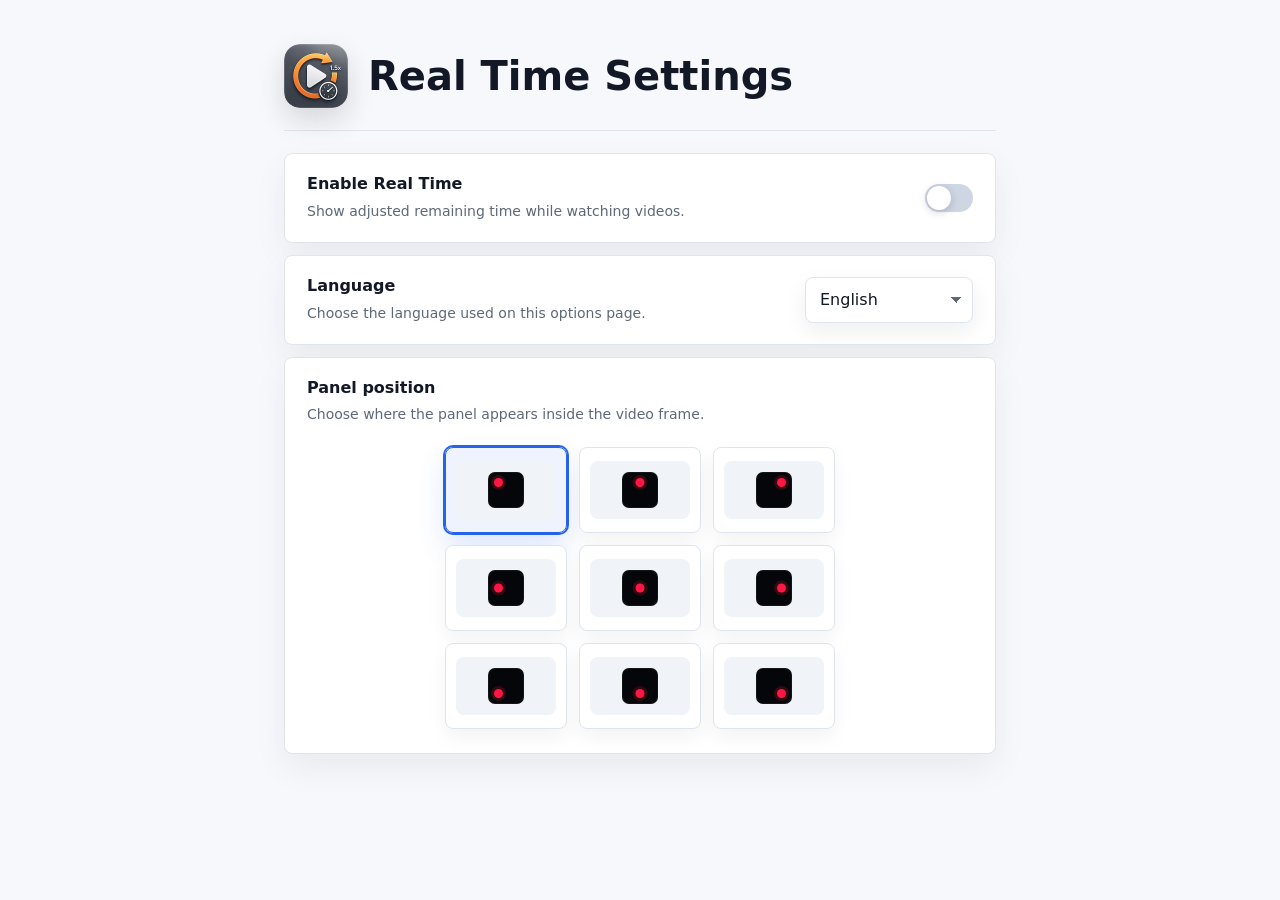
<file: src/options/index.html>
<!doctype html>
<html lang="en">

<head>
  <meta charset="utf-8">
  <meta name="viewport" content="width=device-width, initial-scale=1">
  <title>Real Time Options</title>
  <link rel="stylesheet" href="../shared/ui.css">
  <link rel="stylesheet" href="options.css">
</head>

<body>
  <main class="options-page">
    <header class="page-header">
      <img class="app-icon" src="../../assets/icons/icon_128.png" alt="" aria-hidden="true">
      <h1 data-i18n="pageTitle">Real Time Settings</h1>
    </header>

    <section class="settings" aria-label="Real Time settings">
      <div class="setting-row">
        <div>
          <h2 data-i18n="enableTitle">Enable Real Time</h2>
          <p data-i18n="enableDescription">Show adjusted remaining time while watching videos.</p>
        </div>
        <label class="switch-control" for="enabled">
          <input id="enabled" class="switch-input" type="checkbox" role="switch">
          <span class="switch" aria-hidden="true"></span>
        </label>
      </div>

      <div class="setting-row">
        <div>
          <h2 data-i18n="languageTitle">Language</h2>
          <p data-i18n="languageDescription">Choose the language used on this options page.</p>
        </div>
        <label class="select-control" for="language">
          <span class="visually-hidden" data-i18n="languageTitle">Language</span>
          <select id="language">
            <option value="en">English</option>
            <option value="ko">한국어</option>
            <option value="ja">日本語</option>
            <option value="zh-CN">简体中文</option>
            <option value="es">Español</option>
            <option value="fr">Français</option>
            <option value="de">Deutsch</option>
            <option value="pt-BR">Português</option>
          </select>
        </label>
      </div>

      <div class="setting-row position-setting" role="group" aria-labelledby="position-title">
        <div>
          <h2 id="position-title" data-i18n="positionTitle">Panel position</h2>
          <p data-i18n="positionDescription">Choose where the panel appears inside the video frame.</p>
        </div>
        <div class="position-grid">
          <label class="position-option">
            <input type="radio" name="panel-position" value="top-left" checked>
            <span class="position-preview" aria-hidden="true">
              <span class="position-frame">
                <span class="position-marker"></span>
              </span>
            </span>
            <span class="visually-hidden" data-i18n="positionTopLeft">Top left</span>
          </label>
          <label class="position-option">
            <input type="radio" name="panel-position" value="top-center">
            <span class="position-preview" aria-hidden="true">
              <span class="position-frame">
                <span class="position-marker"></span>
              </span>
            </span>
            <span class="visually-hidden" data-i18n="positionTopCenter">Top center</span>
          </label>
          <label class="position-option">
            <input type="radio" name="panel-position" value="top-right">
            <span class="position-preview" aria-hidden="true">
              <span class="position-frame">
                <span class="position-marker"></span>
              </span>
            </span>
            <span class="visually-hidden" data-i18n="positionTopRight">Top right</span>
          </label>
          <label class="position-option">
            <input type="radio" name="panel-position" value="center-left">
            <span class="position-preview" aria-hidden="true">
              <span class="position-frame">
                <span class="position-marker"></span>
              </span>
            </span>
            <span class="visually-hidden" data-i18n="positionCenterLeft">Center left</span>
          </label>
          <label class="position-option">
            <input type="radio" name="panel-position" value="center-center">
            <span class="position-preview" aria-hidden="true">
              <span class="position-frame">
                <span class="position-marker"></span>
              </span>
            </span>
            <span class="visually-hidden" data-i18n="positionCenterCenter">Center</span>
          </label>
          <label class="position-option">
            <input type="radio" name="panel-position" value="center-right">
            <span class="position-preview" aria-hidden="true">
              <span class="position-frame">
                <span class="position-marker"></span>
              </span>
            </span>
            <span class="visually-hidden" data-i18n="positionCenterRight">Center right</span>
          </label>
          <label class="position-option">
            <input type="radio" name="panel-position" value="bottom-left">
            <span class="position-preview" aria-hidden="true">
              <span class="position-frame">
                <span class="position-marker"></span>
              </span>
            </span>
            <span class="visually-hidden" data-i18n="positionBottomLeft">Bottom left</span>
          </label>
          <label class="position-option">
            <input type="radio" name="panel-position" value="bottom-center">
            <span class="position-preview" aria-hidden="true">
              <span class="position-frame">
                <span class="position-marker"></span>
              </span>
            </span>
            <span class="visually-hidden" data-i18n="positionBottomCenter">Bottom center</span>
          </label>
          <label class="position-option">
            <input type="radio" name="panel-position" value="bottom-right">
            <span class="position-preview" aria-hidden="true">
              <span class="position-frame">
                <span class="position-marker"></span>
              </span>
            </span>
            <span class="visually-hidden" data-i18n="positionBottomRight">Bottom right</span>
          </label>
        </div>
      </div>
    </section>
  </main>
  <script src="../shared/settings.js"></script>
  <script src="options.js"></script>
</body>

</html>
</file>
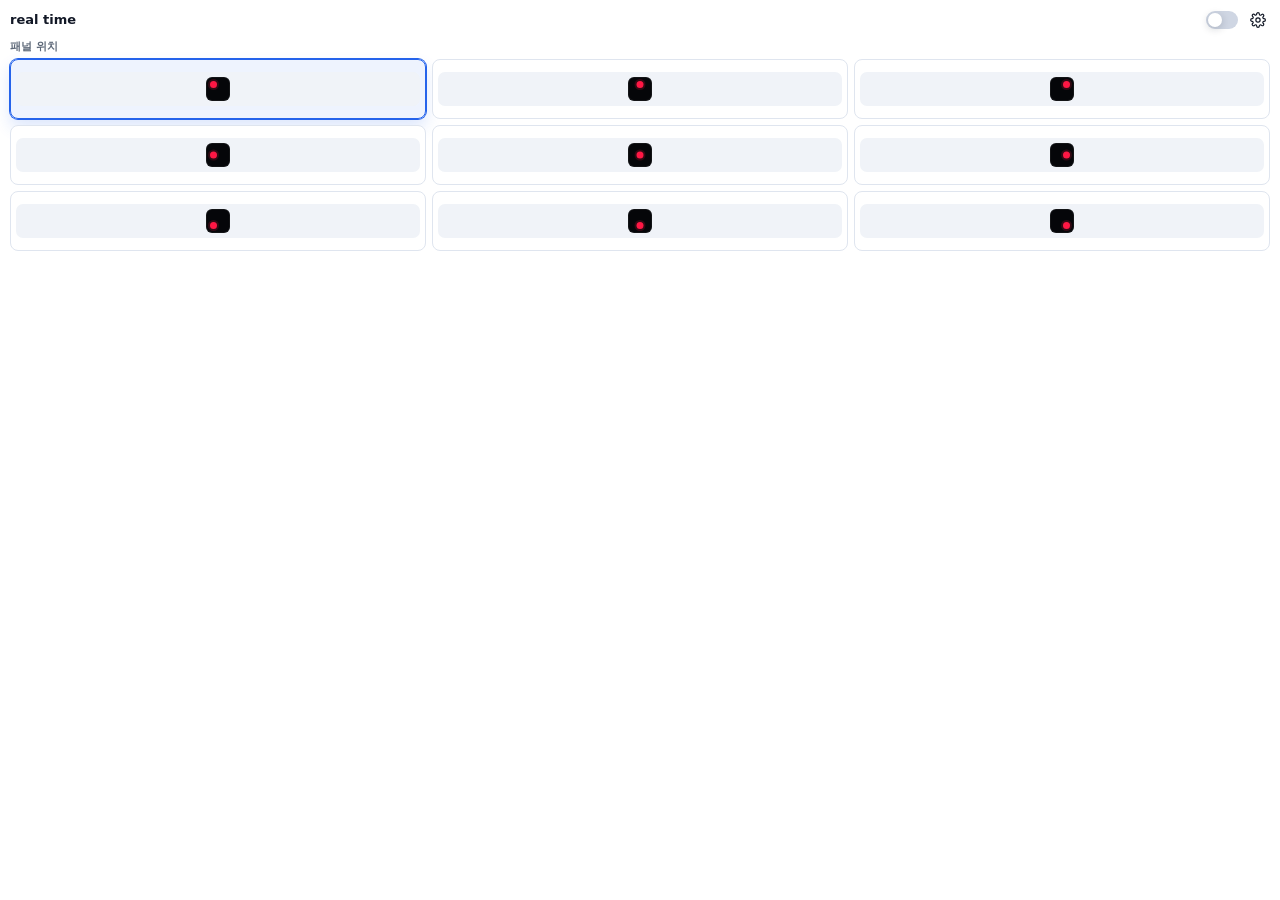
<file: src/popup/index.html>
<!doctype html>
<html lang="ko">

<head>
  <meta charset="utf-8">
  <meta name="viewport" content="width=device-width, initial-scale=1">
  <title>Real Time</title>
  <link rel="stylesheet" href="../shared/ui.css">
  <link rel="stylesheet" href="popup.css">
</head>

<body>
  <main class="popup">
    <div class="popup-toolbar">
      <label class="toggle-card" for="enabled">
        <span class="toggle-label">real time</span>
        <input id="enabled" class="switch-input" type="checkbox" role="switch">
        <span class="switch" aria-hidden="true"></span>
      </label>
      <button id="open-options" class="icon-button" type="button" aria-label="Open options" title="Options">
        <svg viewBox="0 0 24 24" aria-hidden="true">
          <path d="M12 15.2a3.2 3.2 0 1 0 0-6.4 3.2 3.2 0 0 0 0 6.4Z"></path>
          <path d="M19.4 15a1.7 1.7 0 0 0 .3 1.9l.1.1a2 2 0 1 1-2.8 2.8l-.1-.1a1.7 1.7 0 0 0-1.9-.3 1.7 1.7 0 0 0-1 1.6V21a2 2 0 1 1-4 0v-.1a1.7 1.7 0 0 0-1-1.6 1.7 1.7 0 0 0-1.9.3l-.1.1A2 2 0 1 1 4.2 17l.1-.1a1.7 1.7 0 0 0 .3-1.9 1.7 1.7 0 0 0-1.6-1H3a2 2 0 1 1 0-4h.1a1.7 1.7 0 0 0 1.6-1 1.7 1.7 0 0 0-.3-1.9L4.3 7A2 2 0 1 1 7 4.2l.1.1a1.7 1.7 0 0 0 1.9.3 1.7 1.7 0 0 0 1-1.6V3a2 2 0 1 1 4 0v.1a1.7 1.7 0 0 0 1 1.6 1.7 1.7 0 0 0 1.9-.3l.1-.1A2 2 0 1 1 19.8 7l-.1.1a1.7 1.7 0 0 0-.3 1.9 1.7 1.7 0 0 0 1.6 1h.1a2 2 0 1 1 0 4H21a1.7 1.7 0 0 0-1.6 1Z"></path>
        </svg>
      </button>
    </div>

    <fieldset class="position-picker">
      <legend id="position-title" class="position-title">패널 위치</legend>
      <div class="position-grid">
        <label class="position-option" title="Top left">
          <input type="radio" name="panel-position" value="top-left" checked>
          <span class="position-preview" aria-hidden="true">
            <span class="position-frame">
              <span class="position-marker"></span>
            </span>
          </span>
          <span class="visually-hidden">Top left</span>
        </label>
        <label class="position-option" title="Top center">
          <input type="radio" name="panel-position" value="top-center">
          <span class="position-preview" aria-hidden="true">
            <span class="position-frame">
              <span class="position-marker"></span>
            </span>
          </span>
          <span class="visually-hidden">Top center</span>
        </label>
        <label class="position-option" title="Top right">
          <input type="radio" name="panel-position" value="top-right">
          <span class="position-preview" aria-hidden="true">
            <span class="position-frame">
              <span class="position-marker"></span>
            </span>
          </span>
          <span class="visually-hidden">Top right</span>
        </label>
        <label class="position-option" title="Center left">
          <input type="radio" name="panel-position" value="center-left">
          <span class="position-preview" aria-hidden="true">
            <span class="position-frame">
              <span class="position-marker"></span>
            </span>
          </span>
          <span class="visually-hidden">Center left</span>
        </label>
        <label class="position-option" title="Center">
          <input type="radio" name="panel-position" value="center-center">
          <span class="position-preview" aria-hidden="true">
            <span class="position-frame">
              <span class="position-marker"></span>
            </span>
          </span>
          <span class="visually-hidden">Center</span>
        </label>
        <label class="position-option" title="Center right">
          <input type="radio" name="panel-position" value="center-right">
          <span class="position-preview" aria-hidden="true">
            <span class="position-frame">
              <span class="position-marker"></span>
            </span>
          </span>
          <span class="visually-hidden">Center right</span>
        </label>
        <label class="position-option" title="Bottom left">
          <input type="radio" name="panel-position" value="bottom-left">
          <span class="position-preview" aria-hidden="true">
            <span class="position-frame">
              <span class="position-marker"></span>
            </span>
          </span>
          <span class="visually-hidden">Bottom left</span>
        </label>
        <label class="position-option" title="Bottom center">
          <input type="radio" name="panel-position" value="bottom-center">
          <span class="position-preview" aria-hidden="true">
            <span class="position-frame">
              <span class="position-marker"></span>
            </span>
          </span>
          <span class="visually-hidden">Bottom center</span>
        </label>
        <label class="position-option" title="Bottom right">
          <input type="radio" name="panel-position" value="bottom-right">
          <span class="position-preview" aria-hidden="true">
            <span class="position-frame">
              <span class="position-marker"></span>
            </span>
          </span>
          <span class="visually-hidden">Bottom right</span>
        </label>
      </div>
    </fieldset>
  </main>
  <script src="../shared/settings.js"></script>
  <script src="popup.js"></script>
</body>

</html>
</file>
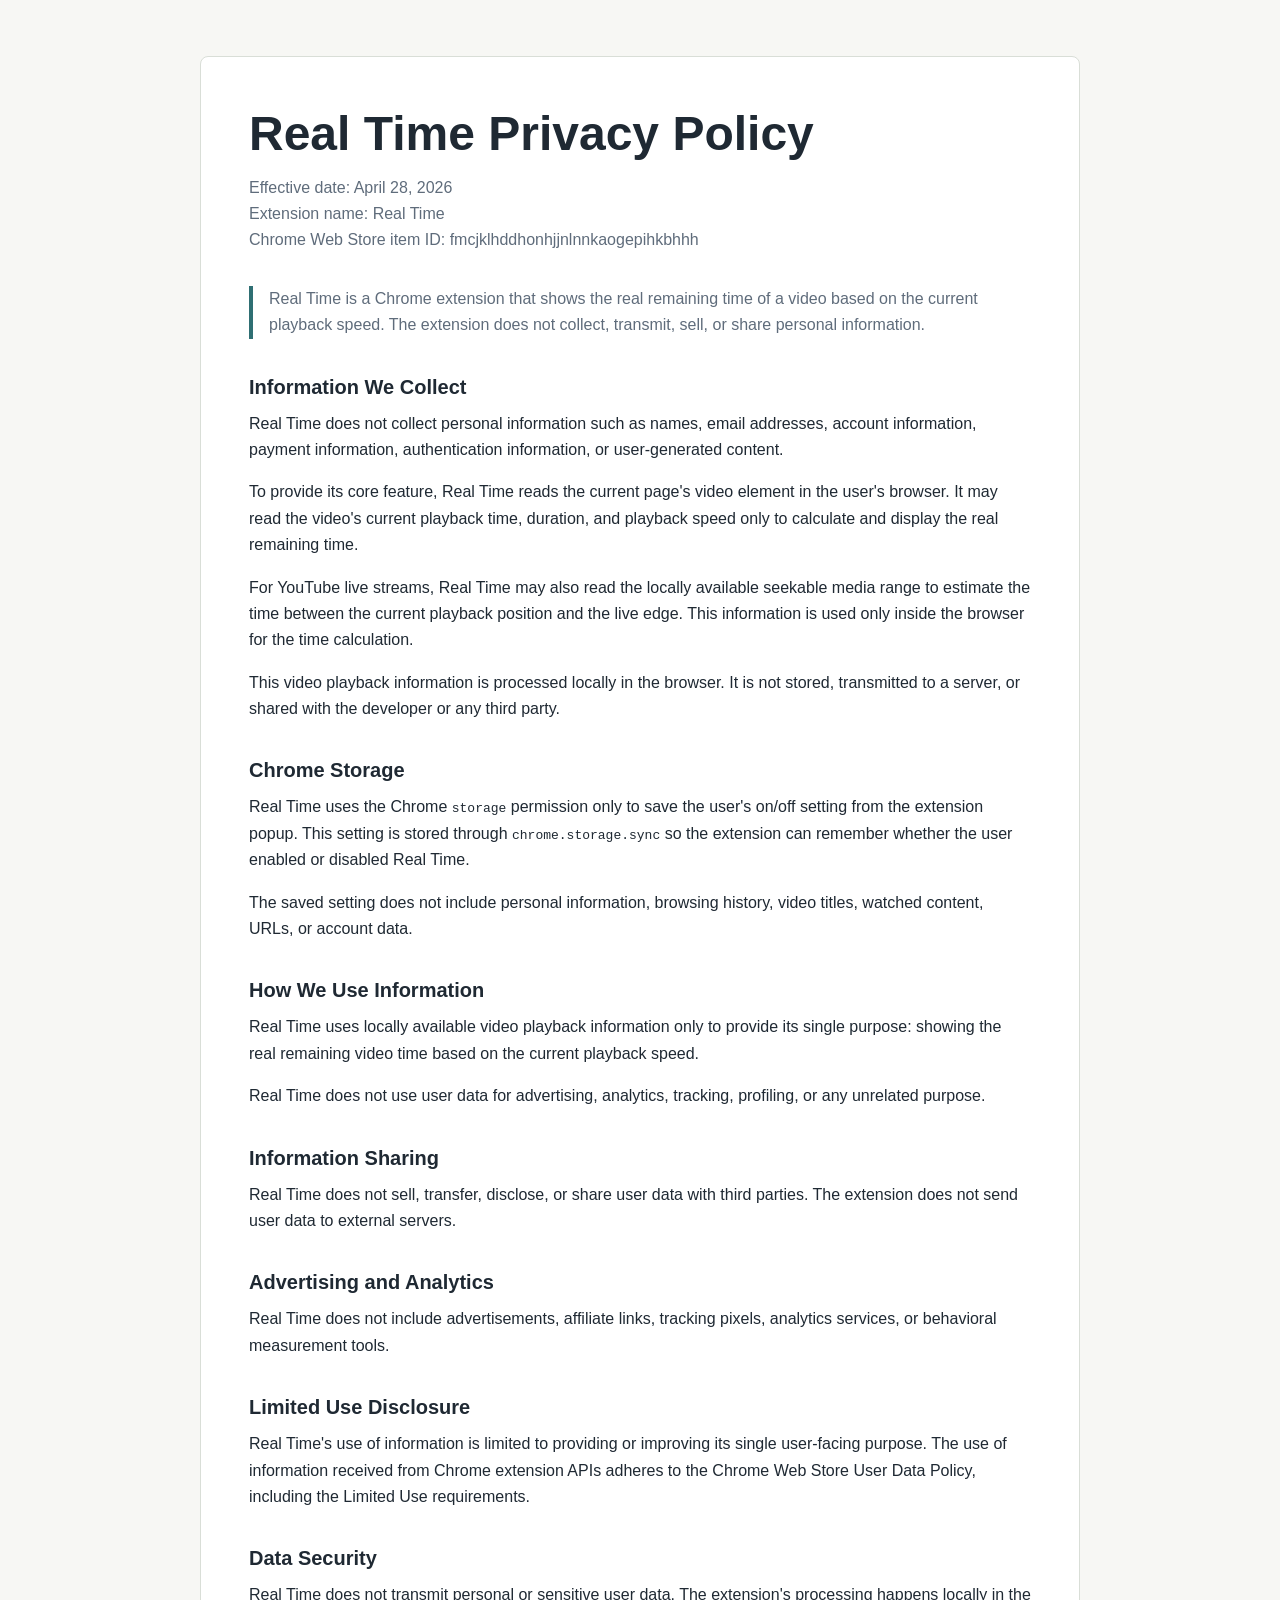
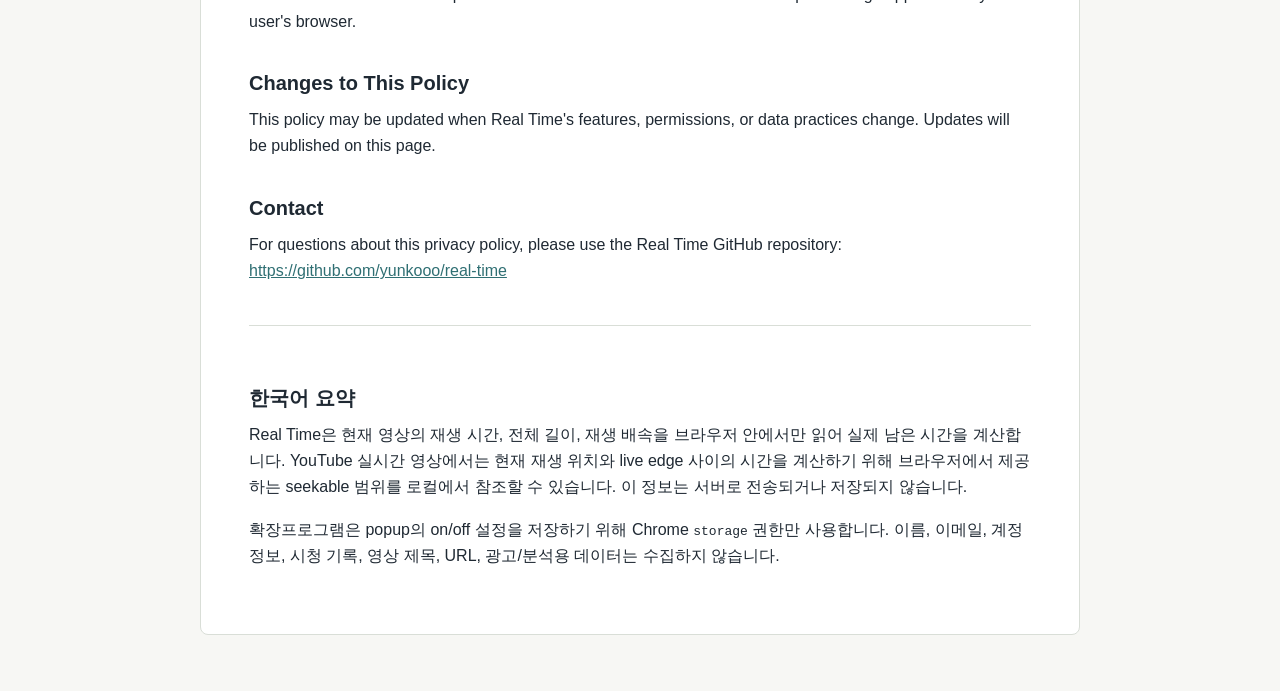
<file: docs/privacy.html>
<!doctype html>
<html lang="en">
  <head>
    <meta charset="utf-8">
    <meta name="viewport" content="width=device-width, initial-scale=1">
    <title>Real Time Privacy Policy</title>
    <meta
      name="description"
      content="Privacy Policy for the Real Time Chrome extension."
    >
    <style>
      :root {
        color-scheme: light;
        --background: #f7f7f4;
        --surface: #ffffff;
        --text: #1f2933;
        --muted: #5f6c7b;
        --border: #d9ded7;
        --accent: #2f6f73;
      }

      * {
        box-sizing: border-box;
      }

      body {
        margin: 0;
        background: var(--background);
        color: var(--text);
        font-family:
          -apple-system,
          BlinkMacSystemFont,
          "Segoe UI",
          sans-serif;
        line-height: 1.65;
      }

      main {
        width: min(880px, calc(100% - 32px));
        margin: 0 auto;
        padding: 56px 0;
      }

      article {
        background: var(--surface);
        border: 1px solid var(--border);
        border-radius: 8px;
        padding: clamp(24px, 5vw, 48px);
      }

      h1,
      h2 {
        line-height: 1.2;
      }

      h1 {
        margin: 0 0 12px;
        font-size: clamp(2rem, 5vw, 3rem);
      }

      h2 {
        margin: 36px 0 12px;
        font-size: 1.25rem;
      }

      p {
        margin: 0 0 16px;
      }

      ul {
        margin: 0 0 16px;
        padding-left: 22px;
      }

      li + li {
        margin-top: 8px;
      }

      a {
        color: var(--accent);
      }

      .meta {
        color: var(--muted);
        margin-bottom: 32px;
      }

      .summary {
        border-left: 4px solid var(--accent);
        padding-left: 16px;
        color: var(--muted);
      }

      .korean-summary {
        margin-top: 40px;
        padding-top: 24px;
        border-top: 1px solid var(--border);
      }
    </style>
  </head>
  <body>
    <main>
      <article>
        <h1>Real Time Privacy Policy</h1>
        <p class="meta">
          Effective date: April 28, 2026<br>
          Extension name: Real Time<br>
          Chrome Web Store item ID: fmcjklhddhonhjjnlnnkaogepihkbhhh
        </p>

        <p class="summary">
          Real Time is a Chrome extension that shows the real remaining time of a video based on the current playback speed. The extension does not collect, transmit, sell, or share personal information.
        </p>

        <h2>Information We Collect</h2>
        <p>
          Real Time does not collect personal information such as names, email addresses, account information, payment information, authentication information, or user-generated content.
        </p>
        <p>
          To provide its core feature, Real Time reads the current page's video element in the user's browser. It may read the video's current playback time, duration, and playback speed only to calculate and display the real remaining time.
        </p>
        <p>
          For YouTube live streams, Real Time may also read the locally available seekable media range to estimate the time between the current playback position and the live edge. This information is used only inside the browser for the time calculation.
        </p>
        <p>
          This video playback information is processed locally in the browser. It is not stored, transmitted to a server, or shared with the developer or any third party.
        </p>

        <h2>Chrome Storage</h2>
        <p>
          Real Time uses the Chrome <code>storage</code> permission only to save the user's on/off setting from the extension popup. This setting is stored through <code>chrome.storage.sync</code> so the extension can remember whether the user enabled or disabled Real Time.
        </p>
        <p>
          The saved setting does not include personal information, browsing history, video titles, watched content, URLs, or account data.
        </p>

        <h2>How We Use Information</h2>
        <p>
          Real Time uses locally available video playback information only to provide its single purpose: showing the real remaining video time based on the current playback speed.
        </p>
        <p>
          Real Time does not use user data for advertising, analytics, tracking, profiling, or any unrelated purpose.
        </p>

        <h2>Information Sharing</h2>
        <p>
          Real Time does not sell, transfer, disclose, or share user data with third parties. The extension does not send user data to external servers.
        </p>

        <h2>Advertising and Analytics</h2>
        <p>
          Real Time does not include advertisements, affiliate links, tracking pixels, analytics services, or behavioral measurement tools.
        </p>

        <h2>Limited Use Disclosure</h2>
        <p>
          Real Time's use of information is limited to providing or improving its single user-facing purpose. The use of information received from Chrome extension APIs adheres to the Chrome Web Store User Data Policy, including the Limited Use requirements.
        </p>

        <h2>Data Security</h2>
        <p>
          Real Time does not transmit personal or sensitive user data. The extension's processing happens locally in the user's browser.
        </p>

        <h2>Changes to This Policy</h2>
        <p>
          This policy may be updated when Real Time's features, permissions, or data practices change. Updates will be published on this page.
        </p>

        <h2>Contact</h2>
        <p>
          For questions about this privacy policy, please use the Real Time GitHub repository:
          <a href="https://github.com/yunkooo/real-time">https://github.com/yunkooo/real-time</a>
        </p>

        <section class="korean-summary" lang="ko">
          <h2>한국어 요약</h2>
          <p>
            Real Time은 현재 영상의 재생 시간, 전체 길이, 재생 배속을 브라우저 안에서만 읽어 실제 남은 시간을 계산합니다. YouTube 실시간 영상에서는 현재 재생 위치와 live edge 사이의 시간을 계산하기 위해 브라우저에서 제공하는 seekable 범위를 로컬에서 참조할 수 있습니다. 이 정보는 서버로 전송되거나 저장되지 않습니다.
          </p>
          <p>
            확장프로그램은 popup의 on/off 설정을 저장하기 위해 Chrome <code>storage</code> 권한만 사용합니다. 이름, 이메일, 계정 정보, 시청 기록, 영상 제목, URL, 광고/분석용 데이터는 수집하지 않습니다.
          </p>
        </section>
      </article>
    </main>
  </body>
</html>
</file>
<file: src/shared/ui.css>
:root {
  --rt-background: #f7f8fb;
  --rt-border: #dfe5ef;
  --rt-focus-shadow: rgba(37, 99, 235, 0.18);
  --rt-muted: #5d6878;
  --rt-surface: #ffffff;
  --rt-surface-hover: #eef3ff;
  --rt-switch-knob: #ffffff;
  --rt-switch-off: #cfd6e3;
  --rt-switch-on: #2563eb;
  --rt-switch-shadow: rgba(15, 23, 42, 0.2);
  --rt-text: #121826;
  color-scheme: light dark;
  font-family: Inter, ui-sans-serif, system-ui, -apple-system, BlinkMacSystemFont, "Segoe UI", sans-serif;
}

@media (prefers-color-scheme: dark) {
  :root {
    --rt-background: #171a21;
    --rt-border: #333947;
    --rt-focus-shadow: rgba(96, 165, 250, 0.26);
    --rt-muted: #aab3c1;
    --rt-surface: #22252d;
    --rt-surface-hover: #2f3440;
    --rt-switch-knob: #ffffff;
    --rt-switch-off: #555d6d;
    --rt-switch-on: #60a5fa;
    --rt-switch-shadow: rgba(0, 0, 0, 0.38);
    --rt-text: #f4f6fb;
  }
}

.switch-input {
  opacity: 0;
  pointer-events: none;
  position: absolute;
}

.switch {
  background: var(--rt-switch-off);
  border-radius: 999px;
  display: block;
  flex: 0 0 auto;
  height: var(--rt-switch-height, 22px);
  position: relative;
  transition: background 140ms ease, box-shadow 140ms ease;
  width: var(--rt-switch-width, 40px);
}

.switch::after {
  background: var(--rt-switch-knob);
  border-radius: 50%;
  box-shadow: 0 2px 8px var(--rt-switch-shadow);
  content: "";
  height: var(--rt-switch-knob-size, 18px);
  left: 2px;
  position: absolute;
  top: 2px;
  transition: transform 140ms ease, box-shadow 140ms ease;
  width: var(--rt-switch-knob-size, 18px);
}

.switch-input:checked + .switch {
  background: var(--rt-switch-on);
}

.switch-input:checked + .switch::after {
  transform: translateX(var(--rt-switch-translate, 18px));
}
</file>
<file: src/options/options.css>
* {
  box-sizing: border-box;
}

body {
  --rt-card-shadow: 0 14px 34px rgba(18, 24, 38, 0.06);
  --rt-control-shadow: 0 8px 22px rgba(18, 24, 38, 0.07);
  background: var(--rt-background);
  color: var(--rt-text);
  line-height: 1.5;
  margin: 0;
  min-height: 100vh;
}

.options-page {
  margin: 0 auto;
  max-width: 760px;
  padding: 44px 24px 64px;
}

.page-header {
  align-items: center;
  border-bottom: 1px solid var(--rt-border);
  display: flex;
  gap: 20px;
  padding-bottom: 22px;
}

.app-icon {
  border-radius: 16px;
  box-shadow: 0 12px 28px rgba(18, 24, 38, 0.14);
  display: block;
  flex: 0 0 auto;
  height: 64px;
  width: 64px;
}

h1,
h2,
p {
  margin: 0;
}

h1 {
  font-size: clamp(30px, 5vw, 40px);
  font-weight: 800;
  letter-spacing: 0;
  line-height: 1.1;
}

.settings {
  display: grid;
  gap: 12px;
  margin-top: 22px;
}

.setting-row {
  align-items: center;
  background: var(--rt-surface);
  border: 1px solid var(--rt-border);
  border-radius: 8px;
  box-shadow: var(--rt-card-shadow);
  display: flex;
  gap: 24px;
  justify-content: space-between;
  padding: 20px 22px;
}

.setting-row > div:first-child {
  min-width: 0;
}

.setting-row h2,
.setting-row legend {
  color: var(--rt-text);
  font-size: 16px;
  font-weight: 700;
  line-height: 1.3;
}

.setting-row p {
  color: var(--rt-muted);
  font-size: 14px;
  line-height: 1.5;
  margin-top: 6px;
  max-width: 470px;
}

.position-setting {
  align-items: stretch;
  flex-direction: column;
  gap: 22px;
  margin: 0;
  padding-bottom: 24px;
}

.switch-control {
  align-items: center;
  cursor: pointer;
  display: inline-flex;
  flex: 0 0 auto;
  --rt-switch-height: 28px;
  --rt-switch-knob-size: 24px;
  --rt-switch-translate: 20px;
  --rt-switch-width: 48px;
  user-select: none;
}

.select-control select {
  appearance: none;
  background:
    linear-gradient(45deg, transparent 50%, var(--rt-muted) 50%) right 15px center / 6px 6px no-repeat,
    linear-gradient(135deg, var(--rt-muted) 50%, transparent 50%) right 10px center / 6px 6px no-repeat,
    var(--rt-surface);
  border: 1px solid var(--rt-border);
  border-radius: 8px;
  box-shadow: var(--rt-control-shadow);
  color: var(--rt-text);
  cursor: pointer;
  font: inherit;
  min-height: 44px;
  min-width: 168px;
  padding: 10px 38px 10px 14px;
}

.select-control select:focus-visible {
  box-shadow: 0 0 0 3px var(--rt-focus-shadow);
  outline: 0;
}

.position-grid {
  --rt-position-accent: #ff1744;
  --rt-position-accent-shadow: rgba(255, 23, 68, 0.18);
  --rt-position-frame: #050609;
  --rt-position-preview: #f0f3f8;
  --rt-position-selected: var(--rt-switch-on);
  --rt-position-selected-shadow: rgba(37, 99, 235, 0.16);
  --rt-position-selected-soft: rgba(37, 99, 235, 0.08);
  align-self: center;
  display: grid;
  gap: 12px;
  grid-template-columns: repeat(3, minmax(86px, 1fr));
  max-width: 390px;
  width: 100%;
}

.position-option {
  align-items: center;
  border: 1px solid var(--rt-border);
  border-radius: 8px;
  background: var(--rt-surface);
  box-shadow: 0 8px 20px rgba(18, 24, 38, 0.05);
  color: var(--rt-text);
  cursor: pointer;
  display: flex;
  justify-content: center;
  min-height: 86px;
  padding: 10px;
  position: relative;
  transition: background 140ms ease, border-color 140ms ease, box-shadow 140ms ease, transform 140ms ease;
  user-select: none;
}

.position-option:hover {
  background: var(--rt-surface-hover);
  transform: translateY(-1px);
}

.position-option:has(input:checked) {
  background: var(--rt-position-selected-soft);
  border-color: var(--rt-position-selected);
  box-shadow: 0 0 0 2px var(--rt-position-selected), 0 14px 28px var(--rt-position-selected-shadow);
}

.position-option:has(input:focus-visible) {
  box-shadow: 0 0 0 3px var(--rt-focus-shadow);
}

.position-option input {
  opacity: 0;
  pointer-events: none;
  position: absolute;
}

.position-preview {
  align-items: center;
  background: var(--rt-position-preview);
  border-radius: 8px;
  display: flex;
  height: 58px;
  justify-content: center;
  width: 100%;
}

.position-frame {
  background: var(--rt-position-frame);
  border-radius: 7px;
  box-shadow: inset 0 0 0 1px rgba(255, 255, 255, 0.06);
  display: block;
  height: 36px;
  position: relative;
  width: 36px;
}

.position-marker {
  background: var(--rt-position-accent);
  border-radius: 50%;
  box-shadow: 0 0 0 3px var(--rt-position-accent-shadow);
  display: block;
  height: 9px;
  position: absolute;
  width: 9px;
}

.position-option:has(input[value="top-left"]) .position-marker {
  left: 6px;
  top: 6px;
}

.position-option:has(input[value="top-center"]) .position-marker {
  left: 50%;
  top: 6px;
  transform: translateX(-50%);
}

.position-option:has(input[value="top-right"]) .position-marker {
  right: 6px;
  top: 6px;
}

.position-option:has(input[value="center-left"]) .position-marker {
  left: 6px;
  top: 50%;
  transform: translateY(-50%);
}

.position-option:has(input[value="center-center"]) .position-marker {
  left: 50%;
  top: 50%;
  transform: translate(-50%, -50%);
}

.position-option:has(input[value="center-right"]) .position-marker {
  right: 6px;
  top: 50%;
  transform: translateY(-50%);
}

.position-option:has(input[value="bottom-left"]) .position-marker {
  bottom: 6px;
  left: 6px;
}

.position-option:has(input[value="bottom-center"]) .position-marker {
  bottom: 6px;
  left: 50%;
  transform: translateX(-50%);
}

.position-option:has(input[value="bottom-right"]) .position-marker {
  bottom: 6px;
  right: 6px;
}

.switch-control:has(input:focus-visible) .switch {
  box-shadow: 0 0 0 3px var(--rt-focus-shadow);
}

.visually-hidden {
  clip: rect(0 0 0 0);
  clip-path: inset(50%);
  height: 1px;
  overflow: hidden;
  position: absolute;
  white-space: nowrap;
  width: 1px;
}

@media (max-width: 520px) {
  .options-page {
    padding: 34px 18px 48px;
  }

  .page-header {
    gap: 14px;
    padding-bottom: 20px;
  }

  .app-icon {
    border-radius: 13px;
    height: 52px;
    width: 52px;
  }

  .setting-row {
    align-items: flex-start;
    flex-direction: column;
    gap: 16px;
    padding: 18px;
  }

  .select-control,
  .select-control select,
  .position-grid {
    max-width: none;
    width: 100%;
  }

  .position-grid {
    gap: 8px;
    grid-template-columns: repeat(3, minmax(0, 1fr));
  }

  .position-option {
    min-height: 72px;
    padding: 8px;
  }

  .position-preview {
    height: 48px;
  }

  .position-frame {
    border-radius: 6px;
    height: 30px;
    width: 30px;
  }

  .position-marker {
    height: 8px;
    width: 8px;
  }

  .position-option:has(input[value="top-left"]) .position-marker,
  .position-option:has(input[value="center-left"]) .position-marker,
  .position-option:has(input[value="bottom-left"]) .position-marker {
    left: 5px;
  }

  .position-option:has(input[value="top-right"]) .position-marker,
  .position-option:has(input[value="center-right"]) .position-marker,
  .position-option:has(input[value="bottom-right"]) .position-marker {
    right: 5px;
  }

  .position-option:has(input[value="top-left"]) .position-marker,
  .position-option:has(input[value="top-center"]) .position-marker,
  .position-option:has(input[value="top-right"]) .position-marker {
    top: 5px;
  }

  .position-option:has(input[value="bottom-left"]) .position-marker,
  .position-option:has(input[value="bottom-center"]) .position-marker,
  .position-option:has(input[value="bottom-right"]) .position-marker {
    bottom: 5px;
  }
}

@media (prefers-reduced-motion: reduce) {
  .position-option {
    transition: none;
  }

  .position-option:hover {
    transform: none;
  }
}

@media (prefers-color-scheme: dark) {
  body {
    --rt-card-shadow: 0 16px 32px rgba(0, 0, 0, 0.24);
    --rt-control-shadow: 0 10px 24px rgba(0, 0, 0, 0.22);
  }

  .position-grid {
    --rt-position-accent: #ff4f73;
    --rt-position-accent-shadow: rgba(255, 79, 115, 0.28);
    --rt-position-frame: #05070d;
    --rt-position-preview: #2c3442;
    --rt-position-selected: #60a5fa;
    --rt-position-selected-shadow: rgba(96, 165, 250, 0.3);
    --rt-position-selected-soft: rgba(96, 165, 250, 0.18);
  }

  .position-option {
    background: #242b36;
    border-color: #445066;
    box-shadow: inset 0 1px 0 rgba(255, 255, 255, 0.04), 0 10px 24px rgba(0, 0, 0, 0.24);
  }

  .position-option:hover {
    background: #2b3442;
    border-color: #5b6881;
  }

  .position-option:has(input:checked) {
    background: #1f3144;
    border-color: var(--rt-position-selected);
    box-shadow: 0 0 0 2px var(--rt-position-selected), 0 16px 32px var(--rt-position-selected-shadow);
  }

  .position-preview {
    box-shadow: inset 0 0 0 1px rgba(255, 255, 255, 0.04);
  }

  .position-frame {
    box-shadow: inset 0 0 0 1px rgba(255, 255, 255, 0.14), 0 5px 14px rgba(0, 0, 0, 0.4);
  }
}
</file>
<file: src/popup/popup.css>
html {
  background: transparent;
}

body {
  background: transparent;
  margin: 0;
  min-width: 236px;
}

.popup {
  --rt-switch-height: 18px;
  --rt-switch-knob-size: 14px;
  --rt-switch-translate: 14px;
  --rt-switch-width: 32px;
  align-items: center;
  background: var(--rt-surface);
  border: 0;
  color: var(--rt-text);
  display: flex;
  flex-direction: column;
  gap: 8px;
  justify-content: space-between;
  margin: 0;
  padding: 8px 10px 10px;
}

.popup-toolbar {
  align-items: center;
  display: flex;
  gap: 8px;
  justify-content: space-between;
  width: 100%;
}

.toggle-card {
  align-items: center;
  background: transparent;
  border: 0;
  cursor: pointer;
  display: flex;
  flex: 1;
  gap: 7px;
  justify-content: space-between;
  min-height: 24px;
  padding: 0;
  position: relative;
  user-select: none;
}

.toggle-label {
  color: var(--rt-text);
  display: block;
  font-size: 13px;
  font-weight: 650;
  line-height: 1.2;
  white-space: nowrap;
}

.switch-input:checked + .switch {
  box-shadow: inset 0 0 0 1px rgba(255, 255, 255, 0.16);
}

.icon-button {
  align-items: center;
  background: transparent;
  border: 0;
  border-radius: 50%;
  color: var(--rt-text);
  cursor: pointer;
  display: inline-flex;
  flex: 0 0 auto;
  height: 24px;
  justify-content: center;
  padding: 0;
  width: 24px;
}

.icon-button:hover {
  background: var(--rt-surface-hover);
}

.icon-button svg {
  fill: none;
  height: 16px;
  stroke: currentColor;
  stroke-linecap: round;
  stroke-linejoin: round;
  stroke-width: 1.8;
  width: 16px;
}

.position-picker {
  border: 0;
  margin: 0;
  padding: 0;
  width: 100%;
}

.position-title {
  color: var(--rt-muted);
  font-size: 11px;
  font-weight: 700;
  line-height: 1.2;
  margin-bottom: 6px;
  padding: 0;
}

.position-grid {
  --rt-position-accent: #ff1744;
  --rt-position-accent-shadow: rgba(255, 23, 68, 0.18);
  --rt-position-frame: #050609;
  --rt-position-preview: #f0f3f8;
  --rt-position-selected: var(--rt-switch-on);
  --rt-position-selected-shadow: rgba(37, 99, 235, 0.16);
  --rt-position-selected-soft: rgba(37, 99, 235, 0.08);
  display: grid;
  gap: 6px;
  grid-template-columns: repeat(3, minmax(0, 1fr));
  width: 100%;
}

.position-option {
  align-items: center;
  background: var(--rt-surface);
  border: 1px solid var(--rt-border);
  border-radius: 8px;
  cursor: pointer;
  display: flex;
  justify-content: center;
  min-height: 48px;
  padding: 5px;
  position: relative;
  transition: background 140ms ease, border-color 140ms ease, box-shadow 140ms ease;
  user-select: none;
}

.position-option:hover {
  background: var(--rt-surface-hover);
}

.position-option:has(input:checked) {
  background: var(--rt-position-selected-soft);
  border-color: var(--rt-position-selected);
  box-shadow: 0 0 0 1px var(--rt-position-selected), 0 8px 16px var(--rt-position-selected-shadow);
}

.position-option:has(input:focus-visible) {
  box-shadow: 0 0 0 3px var(--rt-focus-shadow);
}

.position-option input {
  opacity: 0;
  pointer-events: none;
  position: absolute;
}

.position-preview {
  align-items: center;
  background: var(--rt-position-preview);
  border-radius: 7px;
  display: flex;
  height: 34px;
  justify-content: center;
  width: 100%;
}

.position-frame {
  background: var(--rt-position-frame);
  border-radius: 6px;
  box-shadow: inset 0 0 0 1px rgba(255, 255, 255, 0.06);
  display: block;
  height: 24px;
  position: relative;
  width: 24px;
}

.position-marker {
  background: var(--rt-position-accent);
  border-radius: 50%;
  box-shadow: 0 0 0 2px var(--rt-position-accent-shadow);
  display: block;
  height: 7px;
  position: absolute;
  width: 7px;
}

.position-option:has(input[value="top-left"]) .position-marker {
  left: 4px;
  top: 4px;
}

.position-option:has(input[value="top-center"]) .position-marker {
  left: 50%;
  top: 4px;
  transform: translateX(-50%);
}

.position-option:has(input[value="top-right"]) .position-marker {
  right: 4px;
  top: 4px;
}

.position-option:has(input[value="center-left"]) .position-marker {
  left: 4px;
  top: 50%;
  transform: translateY(-50%);
}

.position-option:has(input[value="center-center"]) .position-marker {
  left: 50%;
  top: 50%;
  transform: translate(-50%, -50%);
}

.position-option:has(input[value="center-right"]) .position-marker {
  right: 4px;
  top: 50%;
  transform: translateY(-50%);
}

.position-option:has(input[value="bottom-left"]) .position-marker {
  bottom: 4px;
  left: 4px;
}

.position-option:has(input[value="bottom-center"]) .position-marker {
  bottom: 4px;
  left: 50%;
  transform: translateX(-50%);
}

.position-option:has(input[value="bottom-right"]) .position-marker {
  bottom: 4px;
  right: 4px;
}

.visually-hidden {
  clip: rect(0 0 0 0);
  clip-path: inset(50%);
  height: 1px;
  overflow: hidden;
  position: absolute;
  white-space: nowrap;
  width: 1px;
}

.popup-toolbar:has(input:focus-visible),
.icon-button:focus-visible {
  box-shadow: inset 0 0 0 2px var(--rt-switch-on), inset 0 0 0 5px var(--rt-focus-shadow);
  outline: 0;
}

@media (prefers-reduced-motion: reduce) {
  .position-option {
    transition: none;
  }
}

@media (prefers-color-scheme: dark) {
  .position-grid {
    --rt-position-accent: #ff4f73;
    --rt-position-accent-shadow: rgba(255, 79, 115, 0.28);
    --rt-position-frame: #05070d;
    --rt-position-preview: #2c3442;
    --rt-position-selected: #60a5fa;
    --rt-position-selected-shadow: rgba(96, 165, 250, 0.3);
    --rt-position-selected-soft: rgba(96, 165, 250, 0.18);
  }

  .position-option {
    background: #242b36;
    border-color: #445066;
  }

  .position-option:hover {
    background: #2b3442;
    border-color: #5b6881;
  }

  .position-option:has(input:checked) {
    background: #1f3144;
    border-color: var(--rt-position-selected);
  }
}
</file>
